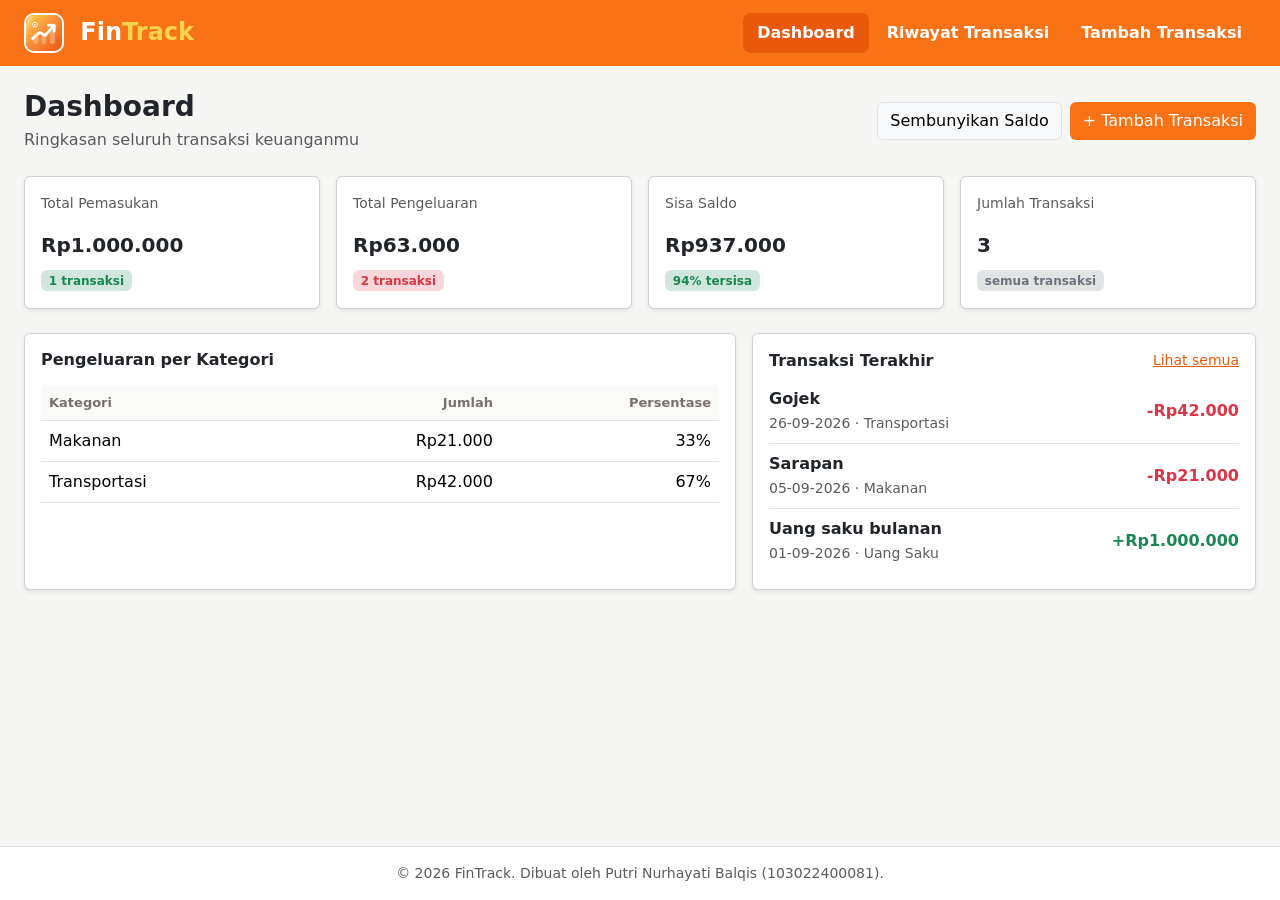
<file: index.html>
<!doctype html>
<html lang="id">
  <head>
    <meta charset="UTF-8" />
    <meta name="viewport" content="width=device-width, initial-scale=1.0" />
    <title>FinTrack - Dashboard</title>
    <link
      href="https://cdn.jsdelivr.net/npm/bootstrap@5.3.8/dist/css/bootstrap.min.css"
      rel="stylesheet"
    />
    <link rel="stylesheet" href="style.css" />
  </head>
  <body class="d-flex flex-column min-vh-100">
    <nav class="navbar navbar-expand-md navbar-dark bg-fintrack sticky-top">
      <div class="container-fluid px-4">
        <a class="navbar-brand fw-bold fs-4" href="index.html">
          <img
            src="assets/logo-fintrack.png"
            alt="Logo FinTrack"
            class="me-2"
          />
          Fin<span>Track</span>
        </a>

        <button
          class="navbar-toggler"
          type="button"
          data-bs-toggle="collapse"
          data-bs-target="#menuFintrack"
          aria-controls="menuFintrack"
          aria-expanded="false"
          aria-label="Buka menu"
        >
          <span class="navbar-toggler-icon"></span>
        </button>

        <div class="collapse navbar-collapse" id="menuFintrack">
          <ul class="navbar-nav ms-auto gap-1 mt-2 mt-md-0">
            <li class="nav-item">
              <a class="nav-link active" aria-current="page" href="index.html"
                >Dashboard</a
              >
            </li>
            <li class="nav-item">
              <a class="nav-link" href="transaksi.html">Riwayat Transaksi</a>
            </li>
            <li class="nav-item">
              <a class="nav-link" href="tambah.html">Tambah Transaksi</a>
            </li>
          </ul>
        </div>
      </div>
    </nav>

    <main class="container-fluid px-4 my-4 flex-grow-1">
      <div
        class="d-flex flex-column flex-sm-row justify-content-between align-items-sm-center gap-2 mb-4"
      >
        <div>
          <h1 class="h3 fw-bold mb-1">Dashboard</h1>
          <p class="text-muted mb-0">Ringkasan seluruh transaksi keuanganmu</p>
        </div>
        <div class="d-flex gap-2">
          <button
            type="button"
            id="btn-saldo"
            class="btn btn-light border text-nowrap"
          >
            Sembunyikan Saldo
          </button>
          <a href="tambah.html" class="btn btn-fintrack text-nowrap"
            >+ Tambah Transaksi</a
          >
        </div>
      </div>

      <div class="row g-3 mb-4">
        <div class="col-6 col-xl-3">
          <div class="card shadow-sm h-100">
            <div class="card-body">
              <div class="d-flex align-items-center gap-2 mb-3">
                <span class="text-muted small">Total Pemasukan</span>
              </div>
              <p class="fs-5 fw-bold mb-2">
                <span class="nominal-saldo" id="total-pemasukan">Rp0</span>
                <span class="nominal-tersembunyi" style="display: none"
                  >Rp••••••</span
                >
              </p>
              <span
                class="badge bg-success-subtle text-success"
                id="info-pemasukan"
                >0 transaksi</span
              >
            </div>
          </div>
        </div>
        <div class="col-6 col-xl-3">
          <div class="card shadow-sm h-100">
            <div class="card-body">
              <div class="d-flex align-items-center gap-2 mb-3">
                <span class="text-muted small">Total Pengeluaran</span>
              </div>
              <p class="fs-5 fw-bold mb-2">
                <span class="nominal-saldo" id="total-pengeluaran">Rp0</span>
                <span class="nominal-tersembunyi" style="display: none"
                  >Rp••••••</span
                >
              </p>
              <span
                class="badge bg-danger-subtle text-danger"
                id="info-pengeluaran"
                >0 transaksi</span
              >
            </div>
          </div>
        </div>
        <div class="col-6 col-xl-3">
          <div class="card shadow-sm h-100">
            <div class="card-body">
              <div class="d-flex align-items-center gap-2 mb-3">
                <span class="text-muted small">Sisa Saldo</span>
              </div>
              <p class="fs-5 fw-bold mb-2">
                <span class="nominal-saldo" id="sisa-saldo">Rp0</span>
                <span class="nominal-tersembunyi" style="display: none"
                  >Rp••••••</span
                >
              </p>
              <span class="badge bg-success-subtle text-success" id="info-saldo"
                >0% tersisa</span
              >
            </div>
          </div>
        </div>
        <div class="col-6 col-xl-3">
          <div class="card shadow-sm h-100">
            <div class="card-body">
              <div class="d-flex align-items-center gap-2 mb-3">
                <span class="text-muted small">Jumlah Transaksi</span>
              </div>
              <p class="fs-5 fw-bold mb-2" id="jumlah-transaksi">0</p>
              <span class="badge bg-secondary-subtle text-secondary"
                >semua transaksi</span
              >
            </div>
          </div>
        </div>
      </div>

      <div class="row g-3">
        <div class="col-12 col-lg-7">
          <div class="card shadow-sm h-100">
            <div class="card-body">
              <h2 class="h6 fw-bold mb-3">Pengeluaran per Kategori</h2>
              <div class="table-responsive">
                <table
                  class="table table-hover align-middle mb-0 table-fintrack"
                >
                  <thead>
                    <tr>
                      <th scope="col">Kategori</th>
                      <th scope="col" class="text-end">Jumlah</th>
                      <th scope="col" class="text-end">Persentase</th>
                    </tr>
                  </thead>
                  <tbody id="tabel-kategori"></tbody>
                </table>
              </div>
            </div>
          </div>
        </div>

        <div class="col-12 col-lg-5">
          <div class="card shadow-sm h-100">
            <div class="card-body">
              <div
                class="d-flex justify-content-between align-items-center mb-2"
              >
                <h2 class="h6 fw-bold mb-0">Transaksi Terakhir</h2>
                <a href="transaksi.html" class="small">Lihat semua</a>
              </div>
              <ul
                class="list-group list-group-flush"
                id="transaksi-terakhir"
              ></ul>
            </div>
          </div>
        </div>
      </div>
    </main>

    <footer class="bg-white border-top text-center text-muted py-3 small mt-4">
      &copy; 2026 FinTrack. Dibuat oleh Putri Nurhayati Balqis (103022400081).
    </footer>

    <script src="https://cdn.jsdelivr.net/npm/bootstrap@5.3.8/dist/js/bootstrap.bundle.min.js"></script>
    <script src="https://code.jquery.com/jquery-3.7.1.min.js"></script>
    <script src="script.js"></script>
  </body>
</html>
</file>
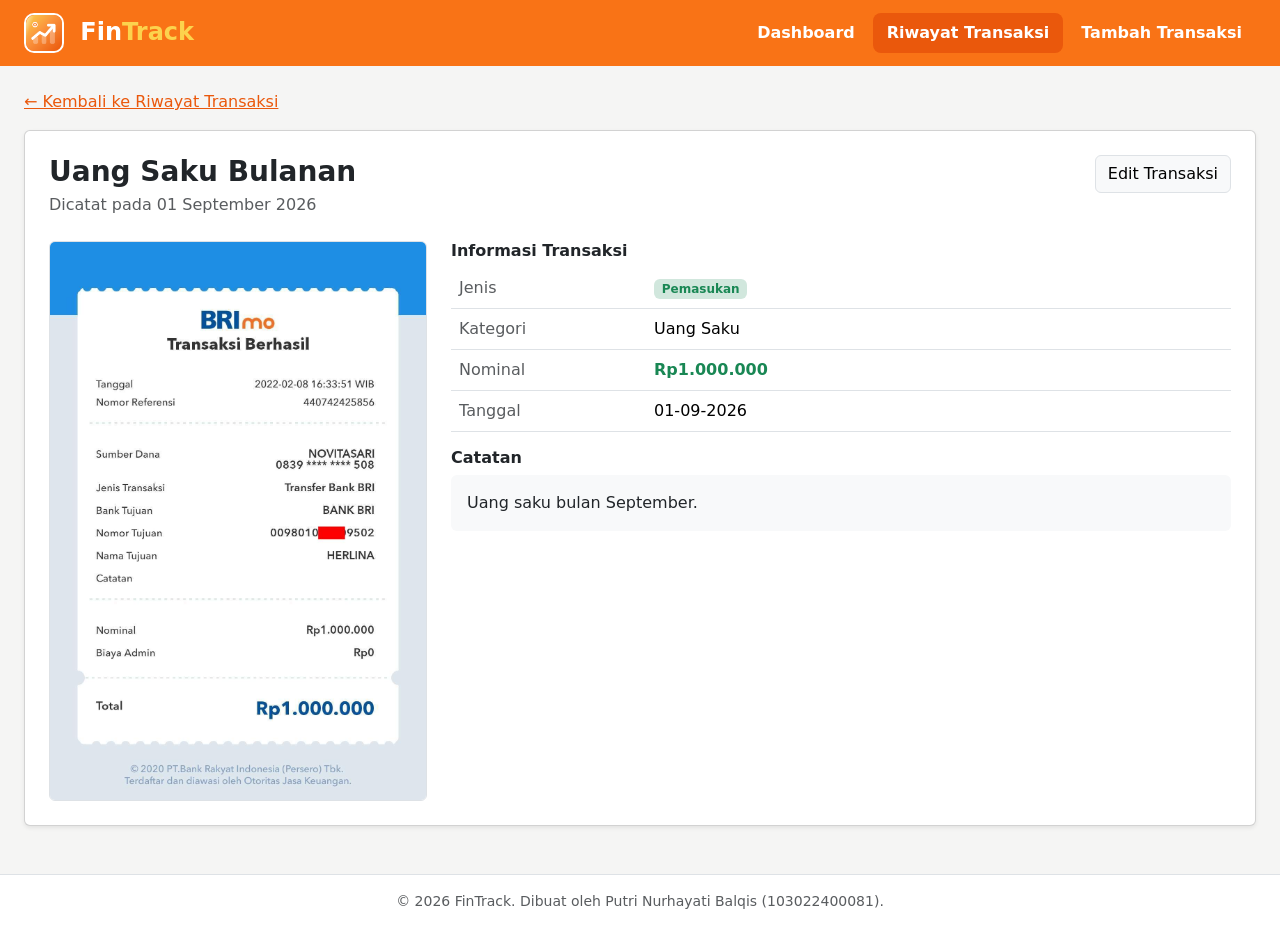
<file: detail1.html>
<!doctype html>
<html lang="id">
  <head>
    <meta charset="UTF-8" />
    <meta name="viewport" content="width=device-width, initial-scale=1.0" />
    <title>FinTrack - Detail Transaksi</title>
    <link
      href="https://cdn.jsdelivr.net/npm/bootstrap@5.3.8/dist/css/bootstrap.min.css"
      rel="stylesheet"
    />
    <link rel="stylesheet" href="style.css" />
  </head>
  <body class="d-flex flex-column min-vh-100">
    <nav class="navbar navbar-expand-md navbar-dark bg-fintrack sticky-top">
      <div class="container-fluid px-4">
        <a class="navbar-brand fw-bold fs-4" href="index.html">
          <img
            src="assets/logo-fintrack.png"
            alt="Logo FinTrack"
            class="me-2"
          />
          Fin<span>Track</span>
        </a>

        <button
          class="navbar-toggler"
          type="button"
          data-bs-toggle="collapse"
          data-bs-target="#menuFintrack"
          aria-controls="menuFintrack"
          aria-expanded="false"
          aria-label="Buka menu"
        >
          <span class="navbar-toggler-icon"></span>
        </button>

        <div class="collapse navbar-collapse" id="menuFintrack">
          <ul class="navbar-nav ms-auto gap-1 mt-2 mt-md-0">
            <li class="nav-item">
              <a class="nav-link" href="index.html">Dashboard</a>
            </li>
            <li class="nav-item">
              <a
                class="nav-link active"
                aria-current="page"
                href="transaksi.html"
                >Riwayat Transaksi</a
              >
            </li>
            <li class="nav-item">
              <a class="nav-link" href="tambah.html">Tambah Transaksi</a>
            </li>
          </ul>
        </div>
      </div>
    </nav>

    <main class="container-fluid px-4 my-4 flex-grow-1">
      <p class="mb-3">
        <a href="transaksi.html">&larr; Kembali ke Riwayat Transaksi</a>
      </p>

      <article class="card shadow-sm">
        <div class="card-body p-4">
          <div
            class="d-flex flex-column flex-sm-row justify-content-between align-items-sm-start gap-2 mb-4"
          >
            <div>
              <h1 class="h3 fw-bold mb-1">Uang Saku Bulanan</h1>
              <p class="text-muted mb-0">
                Dicatat pada
                <time datetime="2026-09-01">01 September 2026</time>
              </p>
            </div>
            <a href="tambah.html" class="btn btn-light border"
              >Edit Transaksi</a
            >
          </div>

          <div class="row g-4 align-items-start">
            <div class="col-12 col-md-4 text-center">
              <img
                src="assets/pemasukan.jpg"
                alt="Bukti transaksi pemasukan uang saku bulanan"
                class="img-fluid rounded border"
              />
            </div>
            <div class="col-12 col-md-8">
              <h2 class="h6 fw-bold">Informasi Transaksi</h2>
              <table class="table">
                <tbody>
                  <tr>
                    <th scope="row" class="text-muted fw-normal w-25">Jenis</th>
                    <td>
                      <span class="badge bg-success-subtle text-success"
                        >Pemasukan</span
                      >
                    </td>
                  </tr>
                  <tr>
                    <th scope="row" class="text-muted fw-normal">Kategori</th>
                    <td>Uang Saku</td>
                  </tr>
                  <tr>
                    <th scope="row" class="text-muted fw-normal">Nominal</th>
                    <td class="fw-bold text-success">Rp1.000.000</td>
                  </tr>
                  <tr>
                    <th scope="row" class="text-muted fw-normal">Tanggal</th>
                    <td>01-09-2026</td>
                  </tr>
                </tbody>
              </table>
              <h2 class="h6 fw-bold">Catatan</h2>
              <p class="bg-light rounded p-3 mb-0">
                Uang saku bulan September.
              </p>
            </div>
          </div>
        </div>
      </article>
    </main>

    <footer class="bg-white border-top text-center text-muted py-3 small mt-4">
      &copy; 2026 FinTrack. Dibuat oleh Putri Nurhayati Balqis (103022400081).
    </footer>

    <script src="https://cdn.jsdelivr.net/npm/bootstrap@5.3.8/dist/js/bootstrap.bundle.min.js"></script>
    <script src="https://code.jquery.com/jquery-3.7.1.min.js"></script>
    <script src="script.js"></script>
  </body>
</html>
</file>
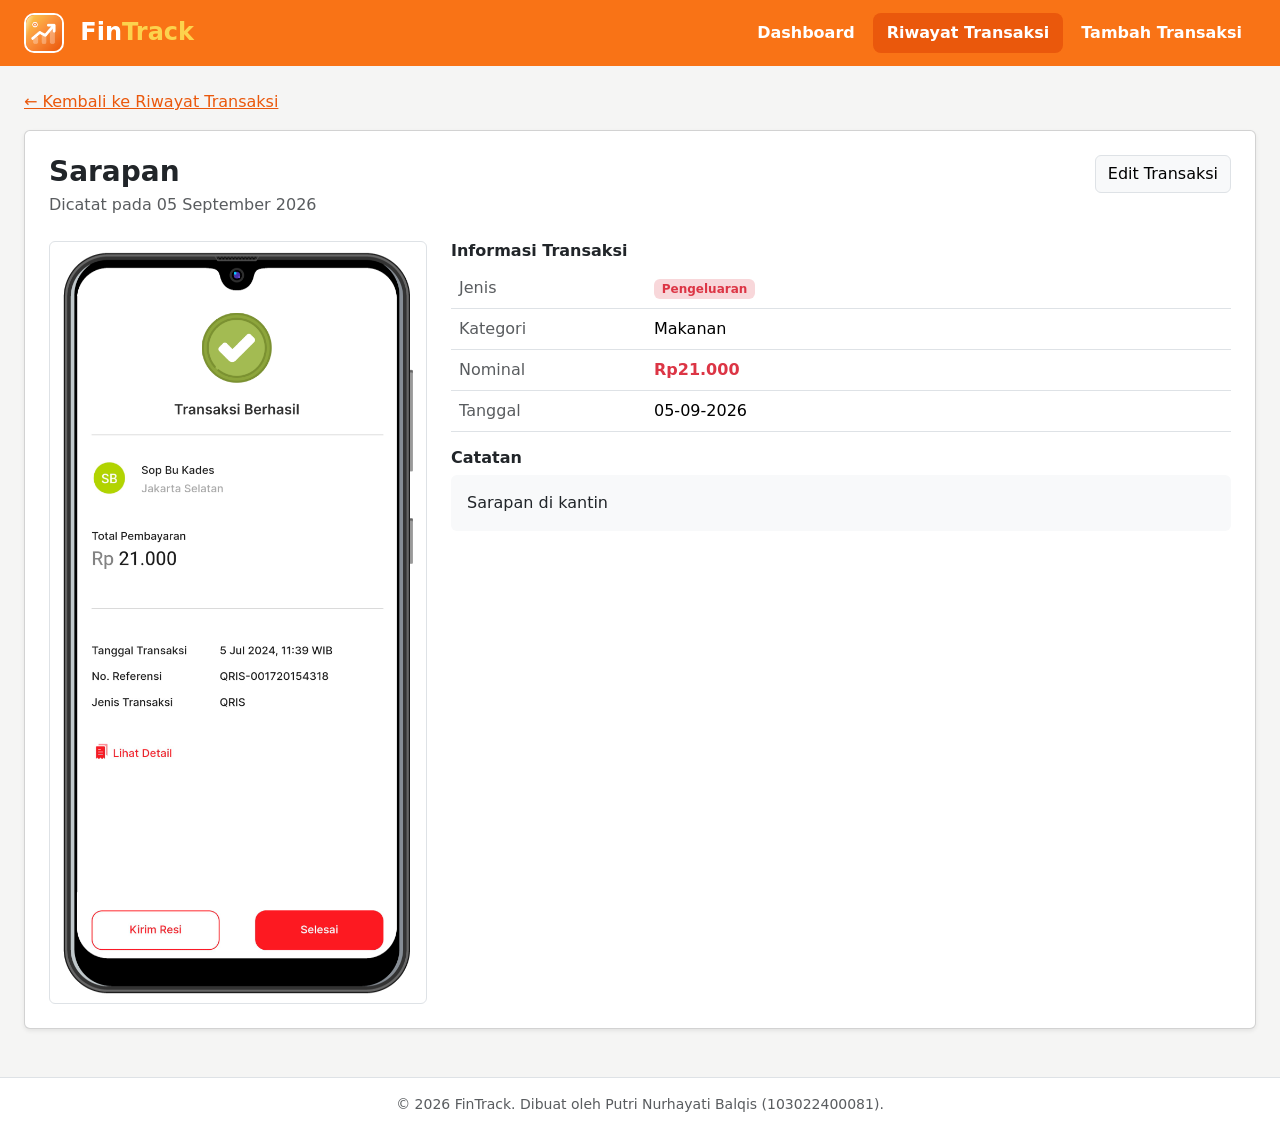
<file: detail2.html>
<!doctype html>
<html lang="id">
  <head>
    <meta charset="UTF-8" />
    <meta name="viewport" content="width=device-width, initial-scale=1.0" />
    <title>FinTrack - Detail Transaksi</title>
    <link
      href="https://cdn.jsdelivr.net/npm/bootstrap@5.3.8/dist/css/bootstrap.min.css"
      rel="stylesheet"
    />
    <link rel="stylesheet" href="style.css" />
  </head>
  <body class="d-flex flex-column min-vh-100">
    <nav class="navbar navbar-expand-md navbar-dark bg-fintrack sticky-top">
      <div class="container-fluid px-4">
        <a class="navbar-brand fw-bold fs-4" href="index.html">
          <img
            src="assets/logo-fintrack.png"
            alt="Logo FinTrack"
            class="me-2"
          />
          Fin<span>Track</span>
        </a>

        <button
          class="navbar-toggler"
          type="button"
          data-bs-toggle="collapse"
          data-bs-target="#menuFintrack"
          aria-controls="menuFintrack"
          aria-expanded="false"
          aria-label="Buka menu"
        >
          <span class="navbar-toggler-icon"></span>
        </button>

        <div class="collapse navbar-collapse" id="menuFintrack">
          <ul class="navbar-nav ms-auto gap-1 mt-2 mt-md-0">
            <li class="nav-item">
              <a class="nav-link" href="index.html">Dashboard</a>
            </li>
            <li class="nav-item">
              <a
                class="nav-link active"
                aria-current="page"
                href="transaksi.html"
                >Riwayat Transaksi</a
              >
            </li>
            <li class="nav-item">
              <a class="nav-link" href="tambah.html">Tambah Transaksi</a>
            </li>
          </ul>
        </div>
      </div>
    </nav>

    <main class="container-fluid px-4 my-4 flex-grow-1">
      <p class="mb-3">
        <a href="transaksi.html">&larr; Kembali ke Riwayat Transaksi</a>
      </p>

      <article class="card shadow-sm">
        <div class="card-body p-4">
          <div
            class="d-flex flex-column flex-sm-row justify-content-between align-items-sm-start gap-2 mb-4"
          >
            <div>
              <h1 class="h3 fw-bold mb-1">Sarapan</h1>
              <p class="text-muted mb-0">
                Dicatat pada
                <time datetime="2026-09-05">05 September 2026</time>
              </p>
            </div>
            <a href="tambah.html" class="btn btn-light border"
              >Edit Transaksi</a
            >
          </div>

          <div class="row g-4 align-items-start">
            <div class="col-12 col-md-4 text-center">
              <img
                src="assets/struk.png"
                alt="Bukti transaksi pengeluaran untuk makan"
                class="img-fluid rounded border"
              />
            </div>
            <div class="col-12 col-md-8">
              <h2 class="h6 fw-bold">Informasi Transaksi</h2>
              <table class="table">
                <tbody>
                  <tr>
                    <th scope="row" class="text-muted fw-normal w-25">Jenis</th>
                    <td>
                      <span class="badge bg-danger-subtle text-danger"
                        >Pengeluaran</span
                      >
                    </td>
                  </tr>
                  <tr>
                    <th scope="row" class="text-muted fw-normal">Kategori</th>
                    <td>Makanan</td>
                  </tr>
                  <tr>
                    <th scope="row" class="text-muted fw-normal">Nominal</th>
                    <td class="fw-bold text-danger">Rp21.000</td>
                  </tr>
                  <tr>
                    <th scope="row" class="text-muted fw-normal">Tanggal</th>
                    <td>05-09-2026</td>
                  </tr>
                </tbody>
              </table>
              <h2 class="h6 fw-bold">Catatan</h2>
              <p class="bg-light rounded p-3 mb-0">Sarapan di kantin</p>
            </div>
          </div>
        </div>
      </article>
    </main>

    <footer class="bg-white border-top text-center text-muted py-3 small mt-4">
      &copy; 2026 FinTrack. Dibuat oleh Putri Nurhayati Balqis (103022400081).
    </footer>

    <script src="https://cdn.jsdelivr.net/npm/bootstrap@5.3.8/dist/js/bootstrap.bundle.min.js"></script>
    <script src="https://code.jquery.com/jquery-3.7.1.min.js"></script>
    <script src="script.js"></script>
  </body>
</html>
</file>
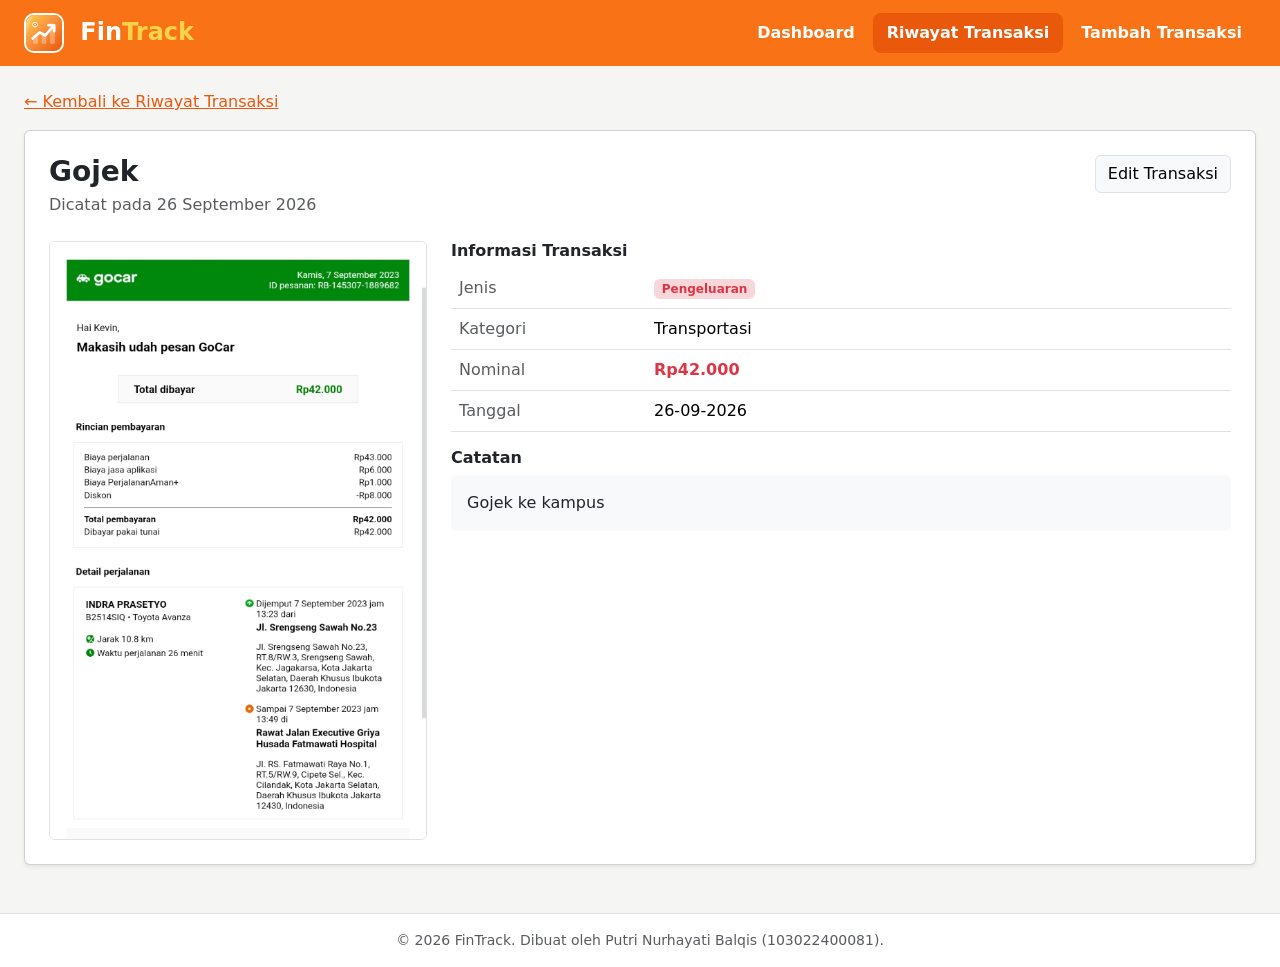
<file: detail3.html>
<!doctype html>
<html lang="id">
  <head>
    <meta charset="UTF-8" />
    <meta name="viewport" content="width=device-width, initial-scale=1.0" />
    <title>FinTrack - Detail Transaksi</title>
    <link
      href="https://cdn.jsdelivr.net/npm/bootstrap@5.3.8/dist/css/bootstrap.min.css"
      rel="stylesheet"
    />
    <link rel="stylesheet" href="style.css" />
  </head>
  <body class="d-flex flex-column min-vh-100">
    <nav class="navbar navbar-expand-md navbar-dark bg-fintrack sticky-top">
      <div class="container-fluid px-4">
        <a class="navbar-brand fw-bold fs-4" href="index.html">
          <img
            src="assets/logo-fintrack.png"
            alt="Logo FinTrack"
            class="me-2"
          />
          Fin<span>Track</span>
        </a>

        <button
          class="navbar-toggler"
          type="button"
          data-bs-toggle="collapse"
          data-bs-target="#menuFintrack"
          aria-controls="menuFintrack"
          aria-expanded="false"
          aria-label="Buka menu"
        >
          <span class="navbar-toggler-icon"></span>
        </button>

        <div class="collapse navbar-collapse" id="menuFintrack">
          <ul class="navbar-nav ms-auto gap-1 mt-2 mt-md-0">
            <li class="nav-item">
              <a class="nav-link" href="index.html"
                >Dashboard</a
              >
            </li>
            <li class="nav-item">
              <a
                class="nav-link active"
                aria-current="page"
                href="transaksi.html"
                >Riwayat Transaksi</a
              >
            </li>
            <li class="nav-item">
              <a class="nav-link" href="tambah.html"
                >Tambah Transaksi</a
              >
            </li>
          </ul>
        </div>
      </div>
    </nav>

    <main class="container-fluid px-4 my-4 flex-grow-1">
      <p class="mb-3">
        <a href="transaksi.html"
          >&larr; Kembali ke Riwayat Transaksi</a
        >
      </p>

      <article class="card shadow-sm">
        <div class="card-body p-4">
          <div
            class="d-flex flex-column flex-sm-row justify-content-between align-items-sm-start gap-2 mb-4"
          >
            <div>
              <h1 class="h3 fw-bold mb-1">Gojek</h1>
              <p class="text-muted mb-0">
                Dicatat pada
                <time datetime="2026-09-26">26 September 2026</time>
              </p>
            </div>
            <a href="tambah.html" class="btn btn-light border"
              >Edit Transaksi</a
            >
          </div>

          <div class="row g-4 align-items-start">
            <div class="col-12 col-md-4 text-center">
              <img
                src="assets/transportasi.png"
                alt="Bukti transaksi pengeluaran transportasi"
                class="img-fluid rounded border"
              />
            </div>
            <div class="col-12 col-md-8">
              <h2 class="h6 fw-bold">Informasi Transaksi</h2>
              <table class="table">
                <tbody>
                  <tr>
                    <th scope="row" class="text-muted fw-normal w-25">Jenis</th>
                    <td>
                      <span class="badge bg-danger-subtle text-danger"
                        >Pengeluaran</span
                      >
                    </td>
                  </tr>
                  <tr>
                    <th scope="row" class="text-muted fw-normal">Kategori</th>
                    <td>Transportasi</td>
                  </tr>
                  <tr>
                    <th scope="row" class="text-muted fw-normal">Nominal</th>
                    <td class="fw-bold text-danger">Rp42.000</td>
                  </tr>
                  <tr>
                    <th scope="row" class="text-muted fw-normal">Tanggal</th>
                    <td>26-09-2026</td>
                  </tr>
                </tbody>
              </table>
              <h2 class="h6 fw-bold">Catatan</h2>
              <p class="bg-light rounded p-3 mb-0">Gojek ke kampus</p>
            </div>
          </div>
        </div>
      </article>
    </main>

    <footer class="bg-white border-top text-center text-muted py-3 small mt-4">
      &copy; 2026 FinTrack. Dibuat oleh Putri Nurhayati Balqis (103022400081).
    </footer>

    <script src="https://cdn.jsdelivr.net/npm/bootstrap@5.3.8/dist/js/bootstrap.bundle.min.js"></script>
    <script src="https://code.jquery.com/jquery-3.7.1.min.js"></script>
    <script src="script.js"></script>
  </body>
</html>
</file>
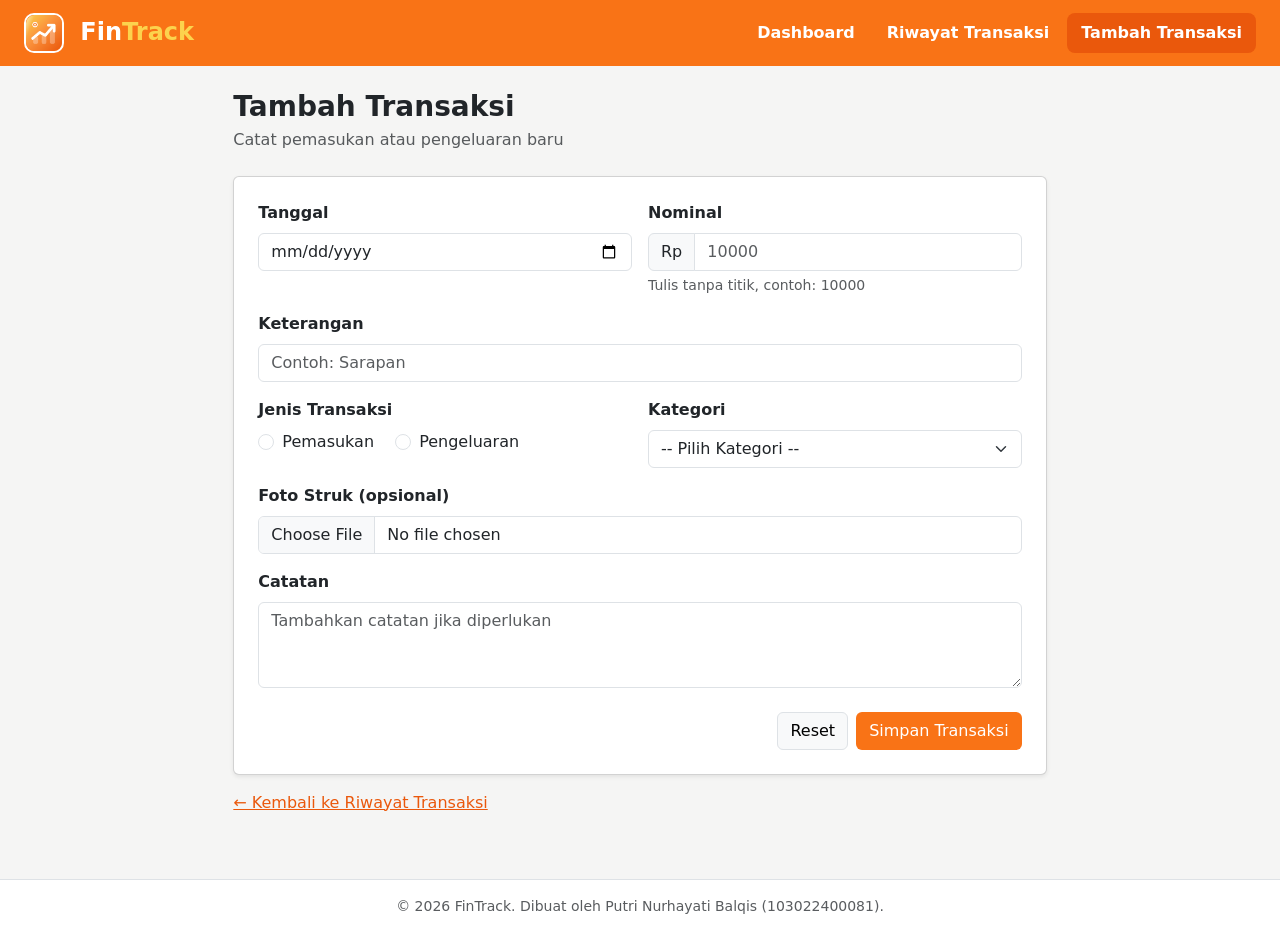
<file: tambah.html>
<!doctype html>
<html lang="id">
  <head>
    <meta charset="UTF-8" />
    <meta name="viewport" content="width=device-width, initial-scale=1.0" />
    <title>FinTrack - Tambah Transaksi</title>

    <link
      href="https://cdn.jsdelivr.net/npm/bootstrap@5.3.8/dist/css/bootstrap.min.css"
      rel="stylesheet"
    />
    <link rel="stylesheet" href="style.css" />
  </head>
  <body class="d-flex flex-column min-vh-100">
    <nav class="navbar navbar-expand-md navbar-dark bg-fintrack sticky-top">
      <div class="container-fluid px-4">
        <a class="navbar-brand fw-bold fs-4" href="index.html">
          <img
            src="assets/logo-fintrack.png"
            alt="Logo FinTrack"
            class="me-2"
          />
          Fin<span>Track</span>
        </a>

        <button
          class="navbar-toggler"
          type="button"
          data-bs-toggle="collapse"
          data-bs-target="#menuFintrack"
          aria-controls="menuFintrack"
          aria-expanded="false"
          aria-label="Buka menu"
        >
          <span class="navbar-toggler-icon"></span>
        </button>

        <div class="collapse navbar-collapse" id="menuFintrack">
          <ul class="navbar-nav ms-auto gap-1 mt-2 mt-md-0">
            <li class="nav-item">
              <a class="nav-link" href="index.html">Dashboard</a>
            </li>
            <li class="nav-item">
              <a class="nav-link" href="transaksi.html">Riwayat Transaksi</a>
            </li>
            <li class="nav-item">
              <a class="nav-link active" aria-current="page" href="tambah.html"
                >Tambah Transaksi</a
              >
            </li>
          </ul>
        </div>
      </div>
    </nav>

    <main class="container-fluid px-4 my-4 flex-grow-1">
      <div class="row justify-content-center">
        <div class="col-12 col-lg-8">
          <h1 class="h3 fw-bold mb-1">Tambah Transaksi</h1>
          <p class="text-muted mb-4">Catat pemasukan atau pengeluaran baru</p>

          <div class="card shadow-sm">
            <div class="card-body p-4">
              <div class="alert alert-danger" id="pesan-error" style="display: none">
                <strong>Data belum lengkap.</strong> Mohon isi:
                <span id="isi-pesan-error"></span>
              </div>
              <div class="alert alert-success" id="pesan-sukses" style="display: none">
                <strong>Transaksi berhasil disimpan:</strong>
                <span id="isi-pesan-sukses"></span>.
                <a href="transaksi.html" class="alert-link">Lihat di Riwayat Transaksi</a>
              </div>

              <form id="form-transaksi" novalidate>
                <div class="row g-3">
                  <div class="col-12 col-md-6">
                    <label for="tanggal" class="form-label fw-semibold"
                      >Tanggal</label
                    >
                    <input
                      type="date"
                      class="form-control"
                      id="tanggal"
                      name="tanggal"
                    />
                  </div>
                  <div class="col-12 col-md-6">
                    <label for="nominal" class="form-label fw-semibold"
                      >Nominal</label
                    >
                    <div class="input-group">
                      <span class="input-group-text">Rp</span>
                      <input
                        type="number"
                        class="form-control"
                        id="nominal"
                        name="nominal"
                        placeholder="10000"
                        min="0"
                      />
                    </div>
                    <div class="form-text">
                      Tulis tanpa titik, contoh: 10000
                    </div>
                  </div>

                  <div class="col-12">
                    <label for="keterangan" class="form-label fw-semibold"
                      >Keterangan</label
                    >
                    <input
                      type="text"
                      class="form-control"
                      id="keterangan"
                      name="keterangan"
                      placeholder="Contoh: Sarapan"
                    />
                  </div>

                  <div class="col-12 col-md-6">
                    <label class="form-label fw-semibold d-block"
                      >Jenis Transaksi</label
                    >
                    <div class="form-check form-check-inline">
                      <input
                        class="form-check-input"
                        type="radio"
                        name="jenis"
                        id="pemasukan"
                        value="pemasukan"
                      />
                      <label class="form-check-label" for="pemasukan"
                        >Pemasukan</label
                      >
                    </div>
                    <div class="form-check form-check-inline">
                      <input
                        class="form-check-input"
                        type="radio"
                        name="jenis"
                        id="pengeluaran"
                        value="pengeluaran"
                      />
                      <label class="form-check-label" for="pengeluaran"
                        >Pengeluaran</label
                      >
                    </div>
                  </div>

                  <div class="col-12 col-md-6">
                    <label for="kategori" class="form-label fw-semibold"
                      >Kategori</label
                    >
                    <select
                      class="form-select"
                      id="kategori"
                      name="kategori"
                    >
                      <option value="">-- Pilih Kategori --</option>
                      <option value="uang-saku">Uang Saku</option>
                      <option value="makanan">Makanan</option>
                      <option value="transportasi">Transportasi</option>
                      <option value="kebutuhan-bulanan">
                        Kebutuhan Bulanan
                      </option>
                      <option value="tabungan">Tabungan</option>
                      <option value="hiburan">Hiburan</option>
                    </select>
                  </div>

                  <div class="col-12">
                    <label for="struk" class="form-label fw-semibold"
                      >Foto Struk (opsional)</label
                    >
                    <input
                      type="file"
                      class="form-control"
                      id="struk"
                      name="struk"
                      accept="image/*"
                    />
                  </div>

                  <div class="col-12">
                    <label for="catatan" class="form-label fw-semibold"
                      >Catatan</label
                    >
                    <textarea
                      class="form-control"
                      id="catatan"
                      name="catatan"
                      rows="3"
                      placeholder="Tambahkan catatan jika diperlukan"
                    ></textarea>
                  </div>
                </div>

                <div
                  class="d-flex flex-column flex-sm-row justify-content-end gap-2 mt-4"
                >
                  <button type="reset" id="btn-reset-form" class="btn btn-light border">
                    Reset
                  </button>
                  <button type="submit" class="btn btn-fintrack">
                    Simpan Transaksi
                  </button>
                </div>
              </form>
            </div>
          </div>

          <p class="mt-3">
            <a href="transaksi.html">&larr; Kembali ke Riwayat Transaksi</a>
          </p>
        </div>
      </div>
    </main>

    <footer class="bg-white border-top text-center text-muted py-3 small mt-4">
      &copy; 2026 FinTrack. Dibuat oleh Putri Nurhayati Balqis (103022400081).
    </footer>

    <script src="https://cdn.jsdelivr.net/npm/bootstrap@5.3.8/dist/js/bootstrap.bundle.min.js"></script>
    <script src="https://code.jquery.com/jquery-3.7.1.min.js"></script>
    <script src="script.js"></script>
  </body>
</html>
</file>
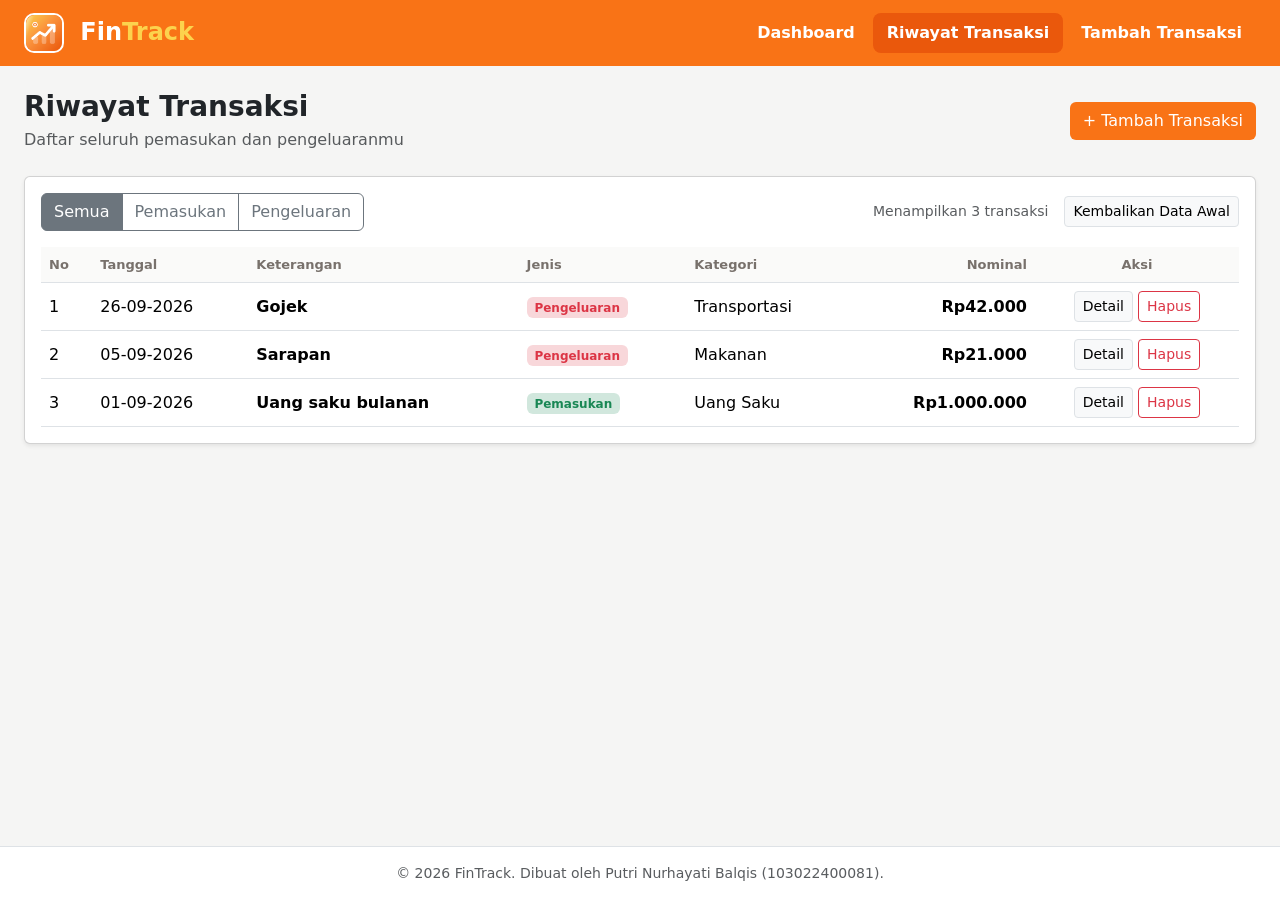
<file: transaksi.html>
<!doctype html>
<html lang="id">
  <head>
    <meta charset="UTF-8" />
    <meta name="viewport" content="width=device-width, initial-scale=1.0" />
    <title>FinTrack - Riwayat Transaksi</title>

    <link
      href="https://cdn.jsdelivr.net/npm/bootstrap@5.3.8/dist/css/bootstrap.min.css"
      rel="stylesheet"
    />
    <link rel="stylesheet" href="style.css" />
  </head>
  <body class="d-flex flex-column min-vh-100">
    <nav class="navbar navbar-expand-md navbar-dark bg-fintrack sticky-top">
      <div class="container-fluid px-4">
        <a class="navbar-brand fw-bold fs-4" href="index.html">
          <img
            src="assets/logo-fintrack.png"
            alt="Logo FinTrack"
            class="me-2"
          />
          Fin<span>Track</span>
        </a>

        <button
          class="navbar-toggler"
          type="button"
          data-bs-toggle="collapse"
          data-bs-target="#menuFintrack"
          aria-controls="menuFintrack"
          aria-expanded="false"
          aria-label="Buka menu"
        >
          <span class="navbar-toggler-icon"></span>
        </button>

        <div class="collapse navbar-collapse" id="menuFintrack">
          <ul class="navbar-nav ms-auto gap-1 mt-2 mt-md-0">
            <li class="nav-item">
              <a class="nav-link" href="index.html">Dashboard</a>
            </li>
            <li class="nav-item">
              <a
                class="nav-link active"
                aria-current="page"
                href="transaksi.html"
                >Riwayat Transaksi</a
              >
            </li>
            <li class="nav-item">
              <a class="nav-link" href="tambah.html">Tambah Transaksi</a>
            </li>
          </ul>
        </div>
      </div>
    </nav>

    <main class="container-fluid px-4 my-4 flex-grow-1">
      <div
        class="d-flex flex-column flex-sm-row justify-content-between align-items-sm-center gap-2 mb-4"
      >
        <div>
          <h1 class="h3 fw-bold mb-1">Riwayat Transaksi</h1>
          <p class="text-muted mb-0">
            Daftar seluruh pemasukan dan pengeluaranmu
          </p>
        </div>
        <a href="tambah.html" class="btn btn-fintrack">+ Tambah Transaksi</a>
      </div>

      <div class="card shadow-sm">
        <div class="card-body">
          <div
            class="d-flex flex-column flex-md-row justify-content-between align-items-md-center gap-2 mb-3"
          >
            <div class="btn-group" role="group" aria-label="Filter jenis transaksi">
              <button type="button" class="btn btn-outline-secondary btn-filter active" data-jenis="semua">Semua</button>
              <button type="button" class="btn btn-outline-secondary btn-filter" data-jenis="pemasukan">Pemasukan</button>
              <button type="button" class="btn btn-outline-secondary btn-filter" data-jenis="pengeluaran">Pengeluaran</button>
            </div>
            <div class="d-flex align-items-center gap-3">
              <small class="text-muted" id="jumlah-tampil"></small>
              <button type="button" id="btn-reset-data" class="btn btn-sm btn-light border text-nowrap">Kembalikan Data Awal</button>
            </div>
          </div>
          <div class="table-responsive">
            <table
              class="table table-hover align-middle mb-0 table-fintrack text-nowrap"
            >
              <thead>
                <tr>
                  <th scope="col">No</th>
                  <th scope="col">Tanggal</th>
                  <th scope="col">Keterangan</th>
                  <th scope="col">Jenis</th>
                  <th scope="col">Kategori</th>
                  <th scope="col" class="text-end">Nominal</th>
                  <th scope="col" class="text-center">Aksi</th>
                </tr>
              </thead>
              <tbody id="tabel-transaksi"></tbody>
            </table>
          </div>
        </div>
      </div>
    </main>

    <footer class="bg-white border-top text-center text-muted py-3 small mt-4">
      &copy; 2026 FinTrack. Dibuat oleh Putri Nurhayati Balqis (103022400081).
    </footer>

    <script src="https://cdn.jsdelivr.net/npm/bootstrap@5.3.8/dist/js/bootstrap.bundle.min.js"></script>
    <script src="https://code.jquery.com/jquery-3.7.1.min.js"></script>
    <script src="script.js"></script>
  </body>
</html>
</file>
<file: style.css>
:root {
  --ft-oranye: #f97316;
  --ft-oranye-tua: #ea580c;
  --ft-oranye-muda: #fff7ed;
  --ft-abu: #f5f5f4;
  --ft-kuning: #fcd34d;

  --bs-link-color-rgb: 234, 88, 12;
  --bs-link-hover-color-rgb: 194, 65, 12;
}

body {
  background-color: var(--ft-abu);
}

.bg-fintrack {
  background-color: var(--ft-oranye);
}

.navbar-brand img {
  width: 40px;
  height: 40px;
  border: 2px solid white;
  border-radius: 10px;
}

.navbar-brand span {
  color: var(--ft-kuning);
}

.navbar .nav-link {
  color: white !important;
  font-weight: 600;
  border-radius: 8px;
  padding-left: 14px !important;
  padding-right: 14px !important;
}

.navbar .nav-link.active,
.navbar .nav-link:hover {
  background-color: var(--ft-oranye-tua);
}

.btn-fintrack {
  background-color: var(--ft-oranye);
  color: white;
}

.btn-fintrack:hover {
  background-color: var(--ft-oranye-tua);
  color: white;
}

.table-fintrack thead th {
  font-size: 13px;
  font-weight: 600;
  color: #78716c;
  background-color: #fafaf9;
}

.form-control:focus,
.form-select:focus {
  border-color: #fdba74;
  box-shadow: 0 0 0 0.25rem rgba(249, 115, 22, 0.25);
}

.form-check-input:checked {
  background-color: var(--ft-oranye);
  border-color: var(--ft-oranye);
}
</file>
